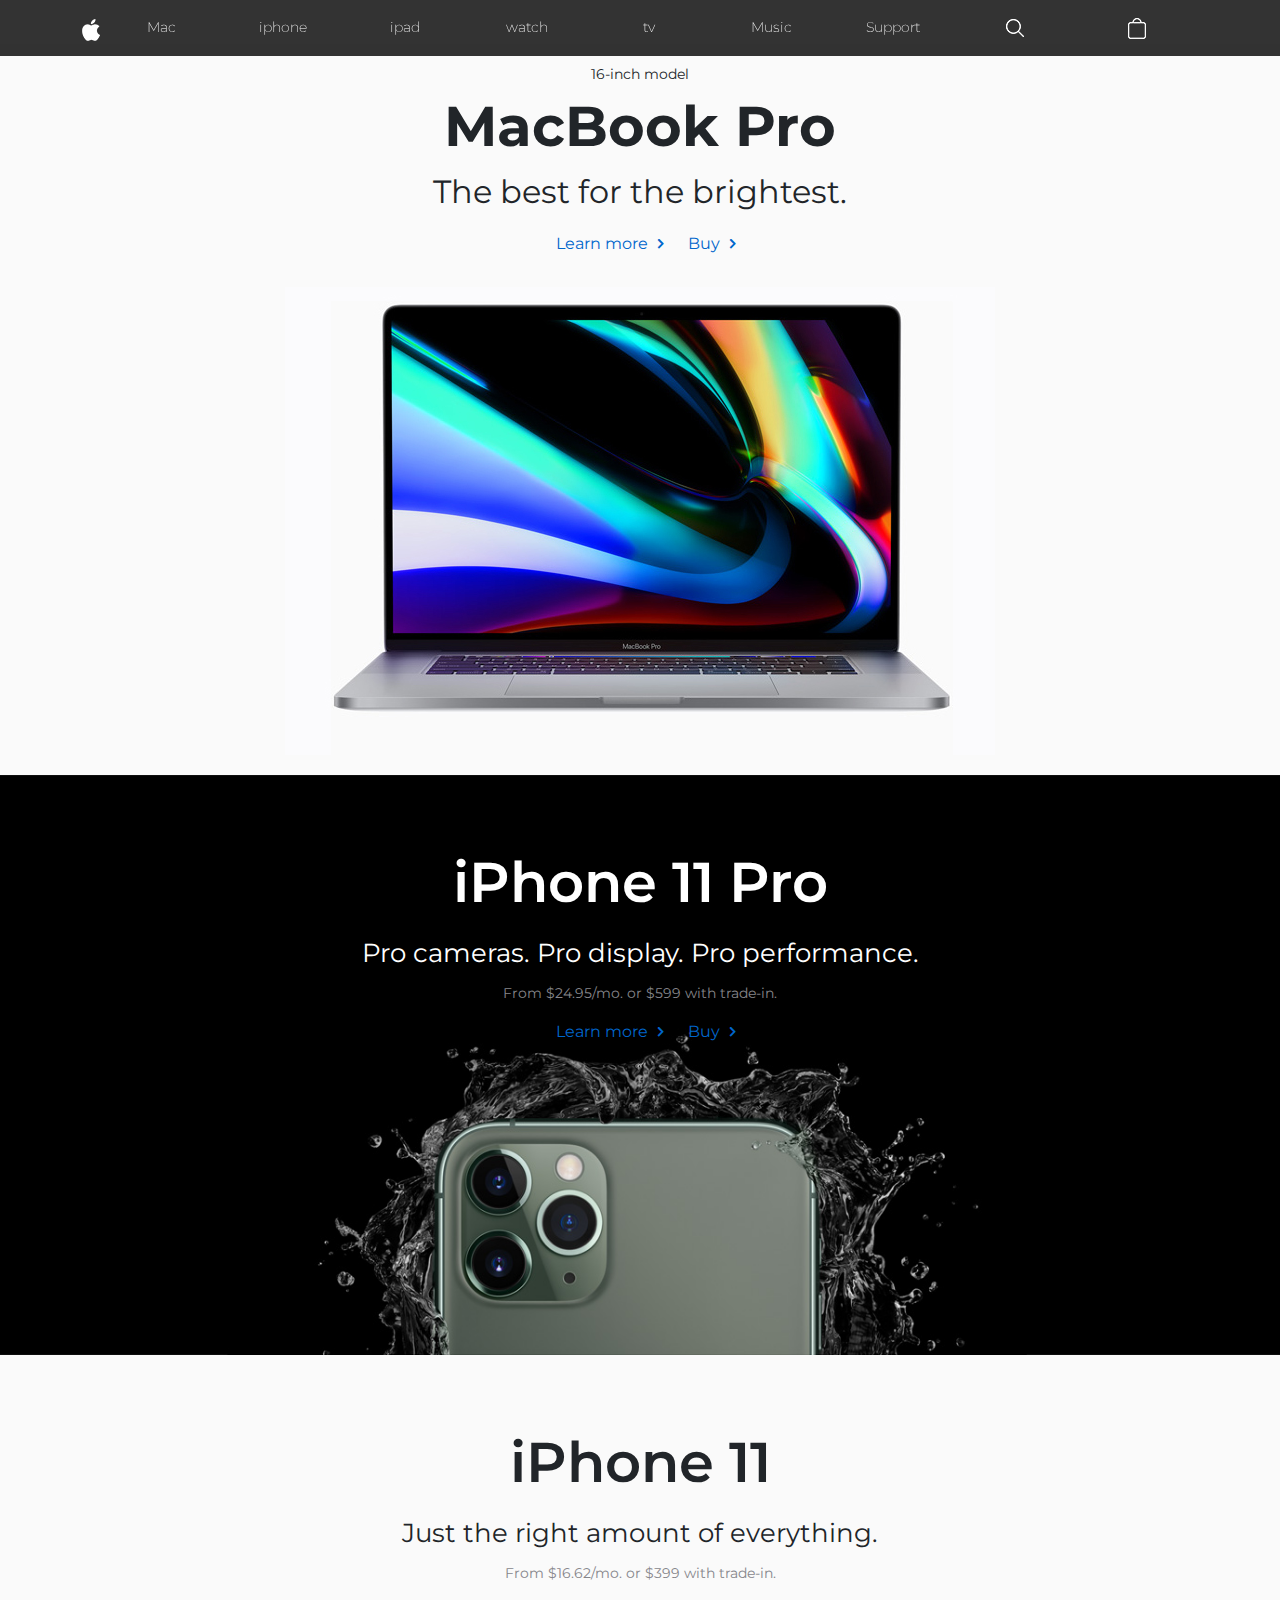
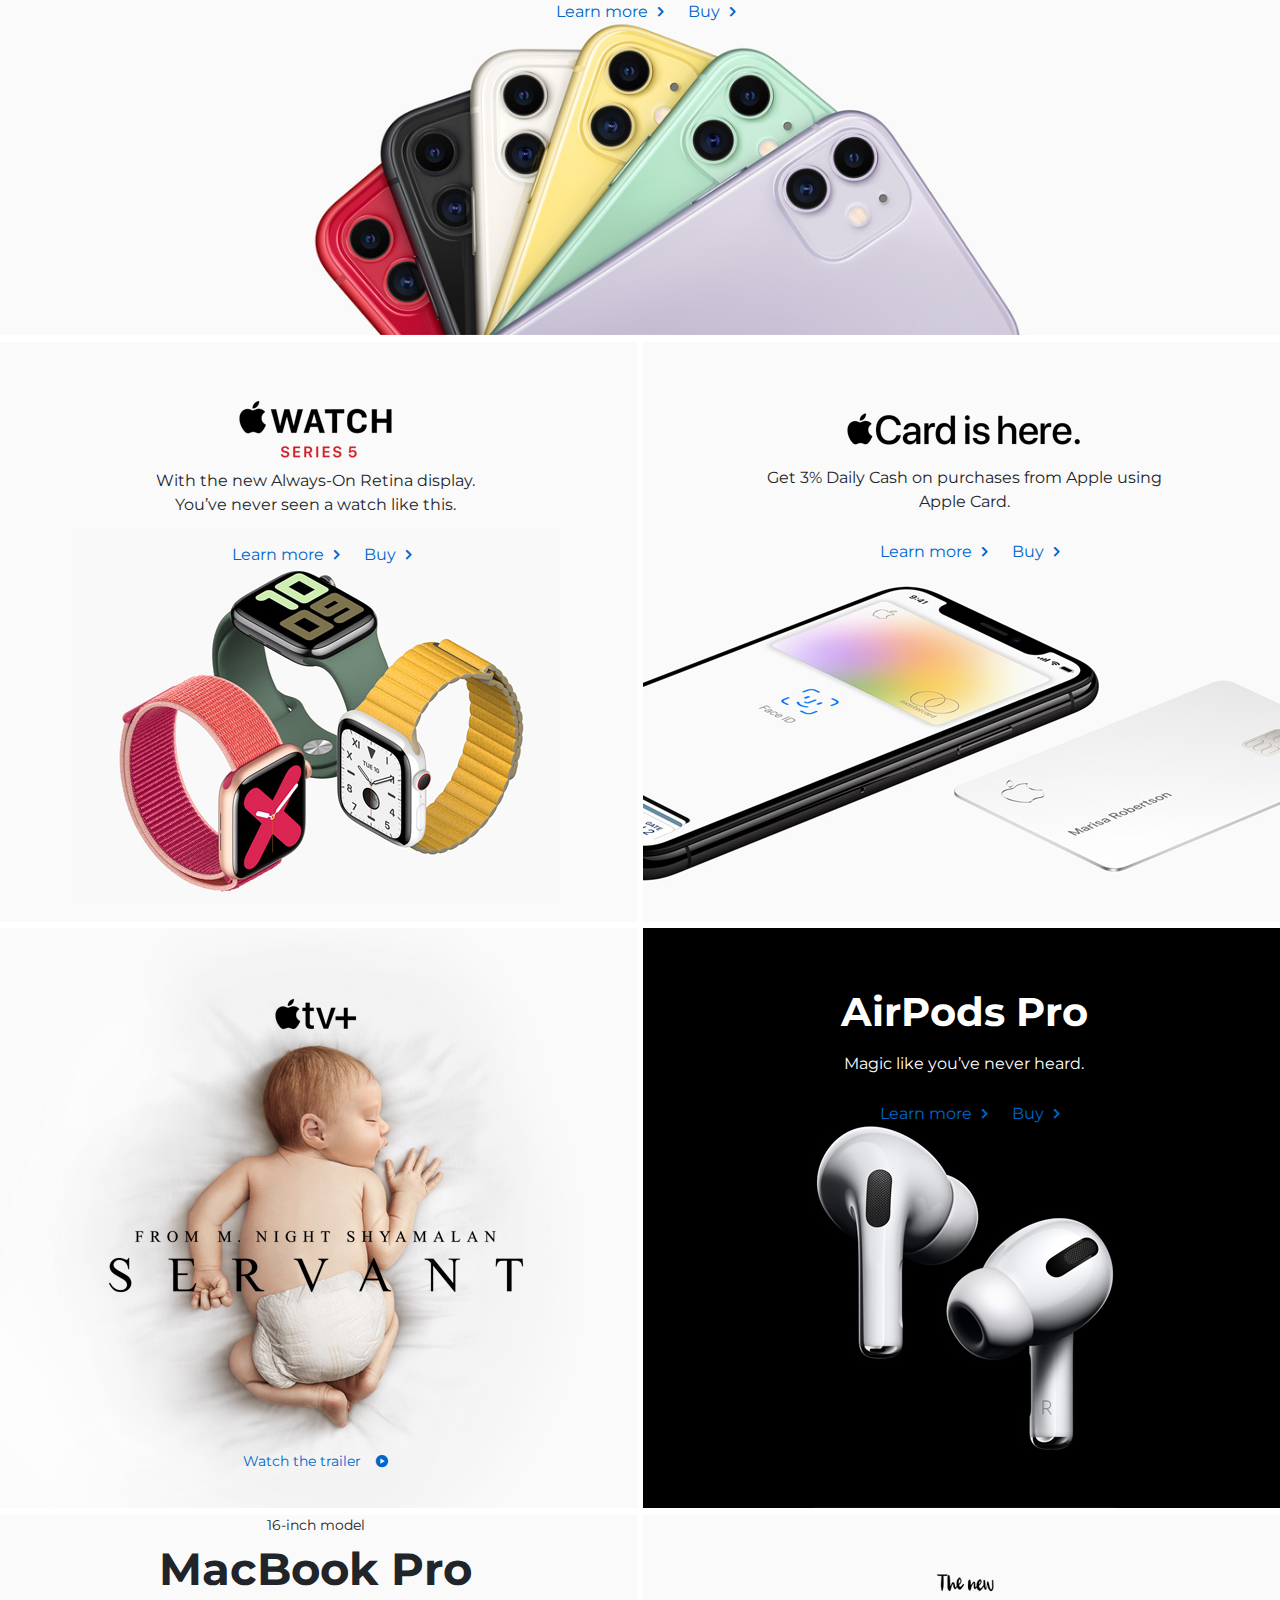
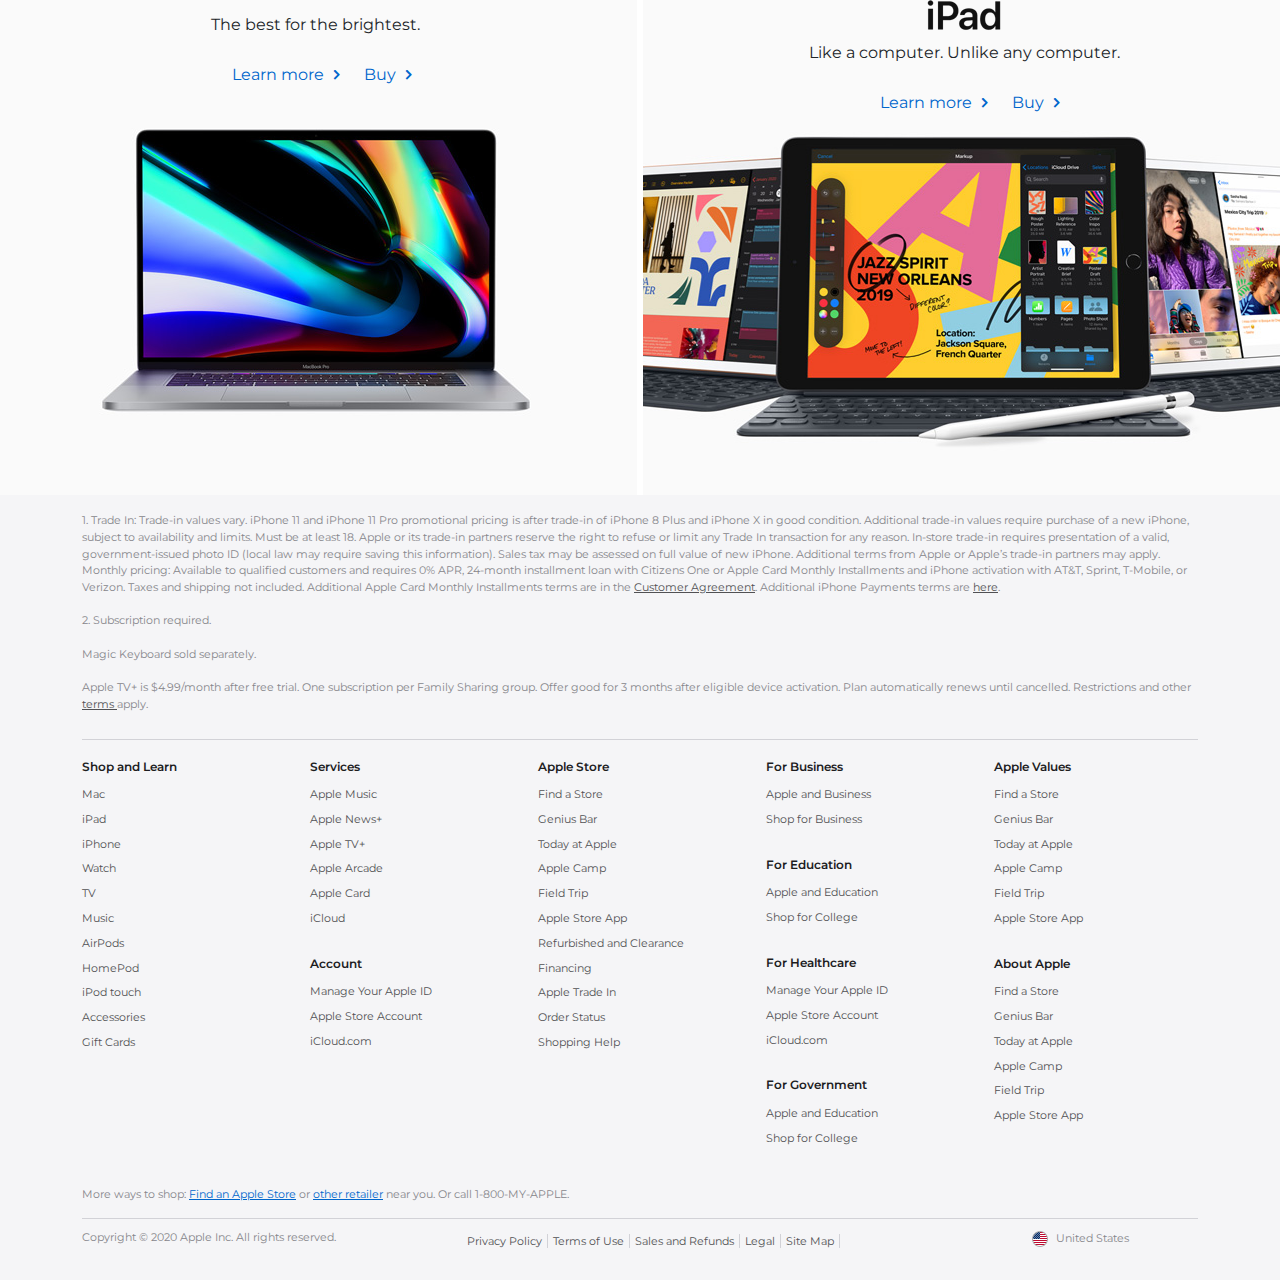
<file: final edit/apple-responsive-staring-base-code/index.html>
<!DOCTYPE html>
<html>
  <head>
    <title>Apple Responsive Replica</title>

    <!-- Some meta tags -->
    <meta charset="utf-8" />
    <meta
      name="viewport"
      content="width=device-width, initial-scale=1, shrink-to-fit=no"
    />
    <meta name="title" content="Apple Responsive Replica" />
    <meta
      name="description"
      content="A responsive replica of Apple's website"
    />
    <link rel='icon' href='images/icons/favicon.ico' type='image/x-icon'/ >

    <!-- Link to the Font-Awesome Font -->
    <link
      rel="stylesheet"
      href="https://maxcdn.bootstrapcdn.com/font-awesome/4.6.2/css/font-awesome.min.css"
    />

    <!-- Link to Montserrat font from Google Fonts-->
    <link
      href="https://fonts.googleapis.com/css?family=Montserrat:200,200i,300,300i,400,600,600i,700,700i,800,800i,900,900i&display=swap"
      rel="stylesheet"
    />

    <!-- Styles -->
    <!-- Bootstrap Styles -->
    <link rel="stylesheet" type="text/css" href="css/bootstrap.css" />
    <!-- Custom Styles -->
    <link rel="stylesheet" type="text/css" href="css/styles.css" />
  </head>
  <body>
    <!-- Header navigation -->
    <div class="nav-wrapper fixed-top">
      <div class="container">
        <nav class="navbar navbar-toggleable-sm navbar-expand-md">
          <button
            class="navbar-toggler navbar-toggler-right"
            type="button"
            data-toggle="collapse"
            data-target=".navbar-collapse"
          >
            ☰
          </button>
          <a class="navbar-brand mx-auto" href="#"
            ><img src="images/icons/logo-sm.png"
          /></a>

          <div class="navbar-collapse collapse">
            <ul class="navbar-nav nav-justified w-100 nav-fill">
              <li class="nav-item">
                <a class="nav-link js-scroll-trigger" href="/mac/">Mac</a>
              </li>
              <li class="nav-item">
                <a class="nav-link js-scroll-trigger" href="#">iphone</a>
              </li>
              <li class="nav-item">
                <a class="nav-link js-scroll-trigger" href="#">ipad</a>
              </li>
              <li class="nav-item">
                <a class="nav-link js-scroll-trigger" href="#">watch</a>
              </li>
              <li class="nav-item">
                <a class="nav-link js-scroll-trigger" href="#">tv</a>
              </li>
              <li class="nav-item">
                <a class="nav-link js-scroll-trigger" href="#">Music</a>
              </li>
              <li class="nav-item">
                <a class="nav-link js-scroll-trigger" href="#">Support</a>
              </li>
              <li class="nav-item">
                <a class="nav-link js-scroll-trigger" href="/search/"
                  ><img src="images/icons/search-icon-sm.png"
                /></a>
              </li>
              <li class="nav-item">
                <a class="nav-link js-scroll-trigger" href="/cart/"
                  ><img src="images/icons/cart-sm.png"
                /></a>
              </li>
            </ul>
          </div>
        </nav>
      </div>
    </div>

    <!-- Your code goes in here -->
    <!-- section  one -->
    <section class="section-one-wrapper">
      <div class="container">
        <div
          class="row h-100 align-items-center justify-content-center text-center"
        >
          <div class="col-12">
            <div class="model">16-inch model</div>

            <div class="product-title">MacBook Pro</div>

            <div class="brief-description">The best for the brightest.</div>

            <div class="links-wrapper">
              <ul>
                <li><a href="">Learn more</a></li>
                <li><a href="">Buy</a></li>
              </ul>
            </div>

            <div class="main-image-wrapper">
              <img src="images/home/mac-laptop.jpg" />
            </div>
          </div>
        </div>
      </div>
    </section>

    <!-- Second highlight section -->
    <section class="second-hightlight-wrapper">
      <div class="container">
        <div
          class="row h-100 align-items-center justify-content-center text-center"
        >
          <div class="col-12">
            <div class="title-wraper">iPhone 11 Pro</div>

            <div class="description-wrapper">
              Pro cameras. Pro display. Pro performance.
            </div>

            <div class="price-wrapper">
              From $24.95/mo. or $599 with trade‑in.
            </div>

            <div class="links-wrapper">
              <ul>
                <li><a href="">Learn more</a></li>
                <li><a href="">Buy</a></li>
              </ul>
            </div>
          </div>
        </div>
      </div>
    </section>

    <!-- Third highlight section -->
    <section class="third-highlight-wrapper">
      <div class="container">
        <div
          class="row h-100 align-items-center justify-content-center text-center"
        >
          <div class="col-12">
            <div class="title-wraper">iPhone 11</div>
            <div class="description-wrapper">
              Just the right amount of everything.
            </div>
            <div class="price-wrapper">
              From $16.62/mo. or $399 with trade‑in.
            </div>
            <div class="links-wrapper">
              <ul>
                <li><a href="">Learn more</a></li>
                <li><a href="">Buy</a></li>
              </ul>
            </div>
          </div>
        </div>
      </div>
    </section>

    <!-- Fourth highlight section -->
    <section class="fourth-heghlight-wrapper">
      <div class="row">
        <div class="col-12 col-sm-12 col-m-6 col-lg-6 left-side-wrapper">
          <div class="left-side-inner-wrapper">
            <div class="top-logo-wrapper">
              <div class="logo-wrapper">
                <img src="images/icons/watch-series5-logo.png" />
              </div>
            </div>
            <div class="description-wraper">
              With the new Always-On Retina display.<br />
              You’ve never seen a watch like this.
            </div>
            <div class="links-wrapper">
              <ul>
                <li><a href="">Learn more</a></li>
                <li><a href="">Buy</a></li>
              </ul>
            </div>
          </div>
        </div>

        <div class="col-12 col-sm-12 col-m-6 col-lg-6 right-side-wrapper">
          <div class="right-side-inner-wrapper">
            <div class="top-logo-wrapper">
              <div class="logo-wrapper">
                <img src="images/icons/apple-card-logo.png" />
              </div>
            </div>
            <div class="description-wraper">
              Get 3% Daily Cash on purchases from Apple using Apple Card.
            </div>
            <div class="links-wrapper">
              <ul>
                <li><a href="">Learn more</a></li>
                <li><a href="">Buy</a></li>
              </ul>
            </div>
          </div>
        </div>
      </div>
    </section>

    <!-- Fifth highlight section -->
    <section class="fifth-heghlight-wrapper">
      <div class="row">
        <div class="col-sm-12 col-m-6 col-lg-6 left-side-wrapper">
          <div class="left-side-inner-wrapper">
            <div class="top-logo-wrapper">
              <div class="logo-wrapper">
                <img src="images/icons/apple-tv-logo.png" />
              </div>
            </div>

            <div class="tvshow-logo-wraper">
              <img src="images/icons/servant-logo.png" />
            </div>

            <div class="watch-more-wrapper">
              <a href="#">Watch the trailer</a>
            </div>
          </div>
        </div>

        <div class="col-sm-12 col-m-6 col-lg-6 right-side-wrapper">
          <div class="right-side-inner-wrapper">
            <div class="top-logo-wrapper">
              <div class="logo-wrapper">AirPods Pro</div>
            </div>

            <div class="description-wraper">Magic like you’ve never heard.</div>

            <div class="links-wrapper">
              <ul>
                <li><a href="">Learn more</a></li>
                <li><a href="">Buy</a></li>
              </ul>
            </div>
          </div>
        </div>
      </div>
    </section>

    <!-- Sixth highlight section -->
    <section class="sixth-heghlight-wrapper">
      <div class="row">
        <div class="col-sm-12 col-m-6 col-lg-6 left-side-wrapper">
          <div class="left-side-inner-wrapper">
            <div class="model">16-inch model</div>

            <div class="product-title-small">MacBook Pro</div>

            <div class="description-wraper">The best for the brightest.</div>

            <div class="links-wrapper">
              <ul>
                <li><a href="">Learn more</a></li>
                <li><a href="">Buy</a></li>
              </ul>
            </div>
          </div>
        </div>

        <div class="col-sm-12 col-m-6 col-lg-6 right-side-wrapper">
          <div class="right-side-inner-wrapper">
            <div class="top-logo-wrapper">
              <div class="logo-wrapper">
                <img src="images/icons/new-ipad-logo.png" />
              </div>
            </div>

            <div class="description-wraper">
              Like a computer. Unlike any computer.
            </div>

            <div class="links-wrapper">
              <ul>
                <li><a href="">Learn more</a></li>
                <li><a href="">Buy</a></li>
              </ul>
            </div>
          </div>
        </div>
      </div>
    </section>

    <!-- Footer section stats here -->
    <footer class="footer-wrapper">
      <div class="container">
        <div class="upper-text-container">
          <p>
            1. Trade In: Trade‑in values vary. iPhone 11 and iPhone 11 Pro
            promotional pricing is after trade‑in of iPhone 8 Plus and iPhone X
            in good condition. Additional trade‑in values require purchase of a
            new iPhone, subject to availability and limits. Must be at least 18.
            Apple or its trade-in partners reserve the right to refuse or limit
            any Trade In transaction for any reason. In‑store trade‑in requires
            presentation of a valid, government-issued photo ID (local law may
            require saving this information). Sales tax may be assessed on full
            value of new iPhone. Additional terms from Apple or Apple’s trade-in
            partners may apply. Monthly pricing: Available to qualified
            customers and requires 0% APR, 24-month installment loan with
            Citizens One or Apple Card Monthly Installments and iPhone
            activation with AT&T, Sprint, T-Mobile, or Verizon. Taxes and
            shipping not included. Additional Apple Card Monthly Installments
            terms are in the
            <a
              href="https://www.goldmansachs.com/terms-and-conditions/Apple-Card-Customer-Agreement.pdf"
              target="_blank"
            >
              Customer Agreement</a
            >. Additional iPhone Payments terms are
            <a
              href="https://www.apple.com/legal/sales-support/iphoneinstallments_us/"
            >
              here</a
            >.
          </p>
          <p>
            2. Subscription required.<br /><br />
            Magic Keyboard sold separately.<br /><br />
            Apple TV+ is $4.99/month after free trial. One subscription per
            Family Sharing group. Offer good for 3 months after eligible device
            activation. Plan automatically renews until cancelled. Restrictions
            and other <a href="https://www.apple.com/promo/">terms </a> apply.
          </p>
        </div>
        <div class="footer-links-wrapper row">
          <div class="links-wrapper-1 col-sm-12 col-md">
            <h3>Shop and Learn</h3>
            <ul>
              <li><a href="#">Mac</a></li>
              <li><a href="#">iPad</a></li>
              <li><a href="#">iPhone</a></li>
              <li><a href="#">Watch</a></li>
              <li><a href="#">TV</a></li>
              <li><a href="#">Music</a></li>
              <li><a href="#">AirPods</a></li>
              <li><a href="#">HomePod</a></li>
              <li><a href="#">iPod touch</a></li>
              <li><a href="#">Accessories</a></li>
              <li><a href="#">Gift Cards</a></li>
            </ul>
          </div>
          <div class="links-wrapper-2 col-sm-12 col-md">
            <h3>Services</h3>
            <ul>
              <li><a href="#">Apple Music</a></li>
              <li><a href="#">Apple News+</a></li>
              <li><a href="#">Apple TV+</a></li>
              <li><a href="#">Apple Arcade</a></li>
              <li><a href="#">Apple Card</a></li>
              <li><a href="#">iCloud</a></li>
            </ul>
            <h3>Account</h3>
            <ul>
              <li><a href="#">Manage Your Apple ID</a></li>
              <li><a href="#">Apple Store Account</a></li>
              <li><a href="#">iCloud.com</a></li>
            </ul>
          </div>
          <div class="links-wrapper-3 col-sm-12 col-md">
            <h3>Apple Store</h3>
            <ul>
              <li><a href="#">Find a Store</a></li>
              <li><a href="#">Genius Bar</a></li>
              <li><a href="#">Today at Apple</a></li>
              <li><a href="#">Apple Camp</a></li>
              <li><a href="#">Field Trip</a></li>
              <li><a href="#">Apple Store App</a></li>
              <li><a href="#">Refurbished and Clearance</a></li>
              <li><a href="#">Financing</a></li>
              <li><a href="#">Apple Trade In</a></li>
              <li><a href="#">Order Status</a></li>
              <li><a href="#">Shopping Help</a></li>
            </ul>
          </div>
          <div class="links-wrapper-4 col-sm-12 col-md">
            <h3>For Business</h3>
            <ul>
              <li><a href="#">Apple and Business</a></li>
              <li><a href="#">Shop for Business</a></li>
            </ul>
            <h3>For Education</h3>
            <ul>
              <li><a href="#">Apple and Education</a></li>
              <li><a href="#">Shop for College</a></li>
            </ul>
            <h3>For Healthcare</h3>
            <ul>
              <li><a href="#">Manage Your Apple ID</a></li>
              <li><a href="#">Apple Store Account</a></li>
              <li><a href="#">iCloud.com</a></li>
            </ul>
            <h3>For Government</h3>
            <ul>
              <li><a href="#">Apple and Education</a></li>
              <li><a href="#">Shop for College</a></li>
            </ul>
          </div>
          <div class="links-wrapper-5 col-sm-12 col-md">
            <h3>Apple Values</h3>
            <ul>
              <li><a href="#">Find a Store</a></li>
              <li><a href="#">Genius Bar</a></li>
              <li><a href="#">Today at Apple</a></li>
              <li><a href="#">Apple Camp</a></li>
              <li><a href="#">Field Trip</a></li>
              <li><a href="#">Apple Store App</a></li>
            </ul>
            <h3>About Apple</h3>
            <ul>
              <li><a href="#">Find a Store</a></li>
              <li><a href="#">Genius Bar</a></li>
              <li><a href="#">Today at Apple</a></li>
              <li><a href="#">Apple Camp</a></li>
              <li><a href="#">Field Trip</a></li>
              <li><a href="#">Apple Store App</a></li>
            </ul>
          </div>
        </div>
        <div class="my-apple-wrapper">
          More ways to shop: <a href="#">Find an Apple Store</a> or
          <a href="#">other retailer</a> near you. Or call 1-800-MY-APPLE.
        </div>
        <div class="copyright-wrapper row">
          <div
            class="copyright col-sm-12 order-2 col-md-8 order-md-1 col-lg-4 order-lg-1"
          >
            Copyright &copy; 2020 Apple Inc. All rights reserved.
          </div>
          <div class="footer-links-terms col-sm-12 order-3 col-lg-6 order-lg-2">
            <ul>
              <li><a href="#">Privacy Policy</a></li>
              <li><a href="#">Terms of Use</a></li>
              <li><a href="#">Sales and Refunds</a></li>
              <li><a href="#">Legal</a></li>
              <li><a href="#">Site Map</a></li>
            </ul>
          </div>
          <div
            class="footer-country col-sm-12 order-1 col-md-4 order-md-2 text-md-right col-lg-2 order-lg-3"
          >
            <div class="flag-wrapper"><img src="images/icons/16.png" /></div>
            <div class="footer-country-name">United States</div>
          </div>
        </div>
      </div>
    </footer>
    <!-- Footer section ends here -->

    <!-- Javascript -->

    <!-- jQuery -->
    <script src="https://ajax.googleapis.com/ajax/libs/jquery/3.4.1/jquery.min.js"></script>

    <!-- Bootsrap JS -->
    <script src="js/bootstrap.js"></script>
  </body>
</html>
</file>
<file: final edit/apple-responsive-staring-base-code/css/styles.css>
/* General Styling*/
body {
  font-family: "Montserrat", sans-serif;
}
a {
  color: #06c;
}
img {
  max-width: 100%;
}
.white {
  color: #fff;
}
.black {
  color: #1d1d1f;
}
.grey {
  color: #86868b;
}
.top-50 {
  margin-top: 50px;
}
.top-100 {
  margin-top: 100px;
}
/* Header Style */
.nav-wrapper {
  background: rgba(0, 0, 0, 0.8);
  font-size: 0.85em;
  font-weight: 200;
}
.nav-wrapper ul li a {
  color: #fff;
}
.navbar-toggler {
  color: #fff;
}
.nav-item {
  text-align: left !important;
  padding: 4px 0;
  border-bottom: 1px solid #4b4b4b;
}
/*  Section one */
.section-one-wrapper {
  background: #fafafa;
  margin-top: 44px;
  padding: 20px 0;
}
.links-wrapper ul {
  list-style: none;
}
.model {
  font-size: .85em;
}
.product-title {
  font-weight: 700;
  font-size: 56px;
}
.brief-description {
  font-size: 2em;
}
.links-wrapper {
  padding: 15px 0;
}
.links-wrapper ul li {
  display: inline-block;
  padding-right: 20px;
}
.links-wrapper ul li a {
  color: #06c;
  text-decoration: none;
}
.links-wrapper ul li a:hover {
  color: #000;
}
.links-wrapper ul li a:after {
  font-family: "FontAwesome";
  font-weight: 900;
  content: "\f105";
  padding-left: 10px;
}

/* Section two */
.second-hightlight-wrapper {
  background-image: url("../images/home/iphone11-pro-bg.jpg");
  height: 580px;
  background-position: center;
  background-repeat: no-repeat;
  background-size: cover;
  text-align: center;
  padding: 65px 20px;
  color: #fff;
}
.title-wraper {
  font-weight: 600;
  font-size: 56px;  
}
.description-wrapper {
  font-size: 26px;
  padding: 10px 0;
}
.price-wrapper {
  color: #86868b; 
  font-size: 0.85em;
}
/* Section three*/
.third-highlight-wrapper {
  background-image: url("../images/home/iphone11-bg.jpg");
  height: 580px;
  background-position: center;
  background-repeat: no-repeat;
  background-size: cover;
  text-align: center;
  padding: 65px 20px;
}
/*Section  four */
.fourth-heghlight-wrapper {
  background: #fff;
}
.col-lg-6.left-side-wrapper {
  padding-left: 0;
  padding-right: 0;
}
.left-side-inner-wrapper {
  margin: 1% 0.5% 0% 1%; 
}
.fourth-heghlight-wrapper .left-side-inner-wrapper {
  height: 580px;
  background-position: center;
  background-repeat: no-repeat;
  background-size: cover;
  text-align: center; 
  background-image:  url("../images/home/watch-series-5.jpg");
  padding-top: 54px; 
}
.right-side-inner-wrapper {
  margin: 1% 1% 0% 0.5%; 
}
.col-lg-6.right-side-wrapper {
  padding-left: 0;
  padding-right: 0;
}
.fourth-heghlight-wrapper .right-side-inner-wrapper {
  height: 580px;
  background-position: center;
  background-repeat: no-repeat;
  background-size: cover;
  text-align: center; 
  padding-top: 54px;
  background-image:  url("../images/home/apple-card.jpg"); 
}
.description-wraper {
  max-width: 430px;
  margin: 0 auto;
  padding: 10px; 
}
/* Section five */
.fifth-heghlight-wrapper {
  background: #fff;
}

.fifth-heghlight-wrapper .left-side-inner-wrapper {
  height: 580px;
  background-position: center;
  background-repeat: no-repeat;
  background-size: cover;
  text-align: center; 
  background-image:  url("../images/home/apple-tv-background.jpg");
  padding-top: 54px; 
}
.fifth-heghlight-wrapper .right-side-inner-wrapper {
  height: 580px;
  background-position: center;
  background-repeat: no-repeat;
  background-size: cover;
  text-align: center; 
  padding-top: 54px;
  background-image:  url("../images/home/air-pods.jpg"); 
  color: #fff; 
  background-size: initial;
  background-color: #000;
  background-position: bottom;

}
.logo-wrapper {
  font-size: 40px;
  font-weight: bold;
}
.tvshow-logo-wraper {
  padding: 180px 0 150px;
}
.watch-more-wrapper a {
  text-decoration: none;
  font-size: 0.85em;
}
.watch-more-wrapper a:after {
  font-family: "FontAwesome";
  font-weight: 900;
  content: "\f144";
  padding-left: 15px;
}

/*Section six */
.sixth-heghlight-wrapper {
  background: #fff;
}
.product-title-small {
  font-weight: 700;
  font-size: 45px;
}
.sixth-heghlight-wrapper .left-side-inner-wrapper {
  height: 580px;
  background-position: center;
  background-repeat: no-repeat;
  background-size: cover;
  text-align: center; 
  background-image:  url("../images/home/macbook-pro.jpg");
  padding-top: 54px 0; 
  background-size: initial;
  background-color: #fafafa;
  background-position: bottom;  
}
.sixth-heghlight-wrapper .right-side-inner-wrapper {
  height: 580px;
  background-position: center;
  background-repeat: no-repeat;
  background-size: cover;
  text-align: center; 
  padding-top: 54px;
  background-image:  url("../images/home/new-ipad.jpg"); 
  background-size: initial;
  background-color: #000;
  background-position: bottom;

}


/* Footer Styling */
.footer-wrapper {
  background-color: #f5f5f7;
  color: #86868b;
  font-size: 0.7em;
}
.footer-wrapper ul {
  list-style: none;
  padding-bottom: 10px;
  padding-inline-start: 0px;
}
.footer-wrapper ul a {
  color: #515154;
  text-decoration: none;
}
.my-apple-wrapper {
  padding-bottom: 15px;
  margin-top: 10px;
}
.copyright {
  margin-top: 15px;
}
.footer-country {
  margin-top: 8px;
}
.flag-wrapper {
  display: inline-block;
  vertical-align: middle;
  padding-right: 5px;
}
.footer-country-name {
  display: inline-block;
  vertical-align: middle;
}
.footer-links-terms ul {
  display: flex;
}
.footer-links-terms ul li a {
  border-right: 1px solid #d2d2d7;
  padding: 0 5px;
}
.footer-links-terms ul li:first-child {
  padding-left: 0;
}
.footer-links-terms ul li:last-child {
  border-right: 0;
}

.footer-links-wrapper h3 {
  font-size: 12px;
  font-weight: 600;
  color: #1d1d1f;
}
.footer-wrapper ul li {
  padding: 4px 0;
}
.upper-text-container {
  border-bottom: 1px solid #d2d2d7;
  padding: 17px 0 10px;
  margin-bottom: 20px;
}
.upper-text-container a {
  color: #515154;
}

/*Media Query*/
/* Footer */
@media (max-width: 768px) {
  .footer-links-wrapper ul {
    display: none;
  }
  .footer-links-wrapper h3 {
    padding: 10px 0;
    border-bottom: 1px solid #ccc;
  }
  .footer-links-wrapper h3:after {
    font-family: "FontAwesome";
    content: "\f067";
    padding-left: 10px;
    position: absolute;
    right: 25px;
  }
}
@media (min-width: 768px) {
  /*Nav bar*/
  .nav-item {
    text-align: center !important;
    padding: 0;
    border-bottom: 0px;
  }
  /*Footer styling*/
  .my-apple-wrapper {
    border-bottom: 1px solid #d2d2d7;
  }
}
@media (min-width: 992px) {
  /*Footer styling*/
  .copyright {
    margin-top: 10px;
  }
  .footer-country {
    margin-top: 10px;
  }
  .footer-links-terms {
    margin-top: 10px;
  }
}
</file>
